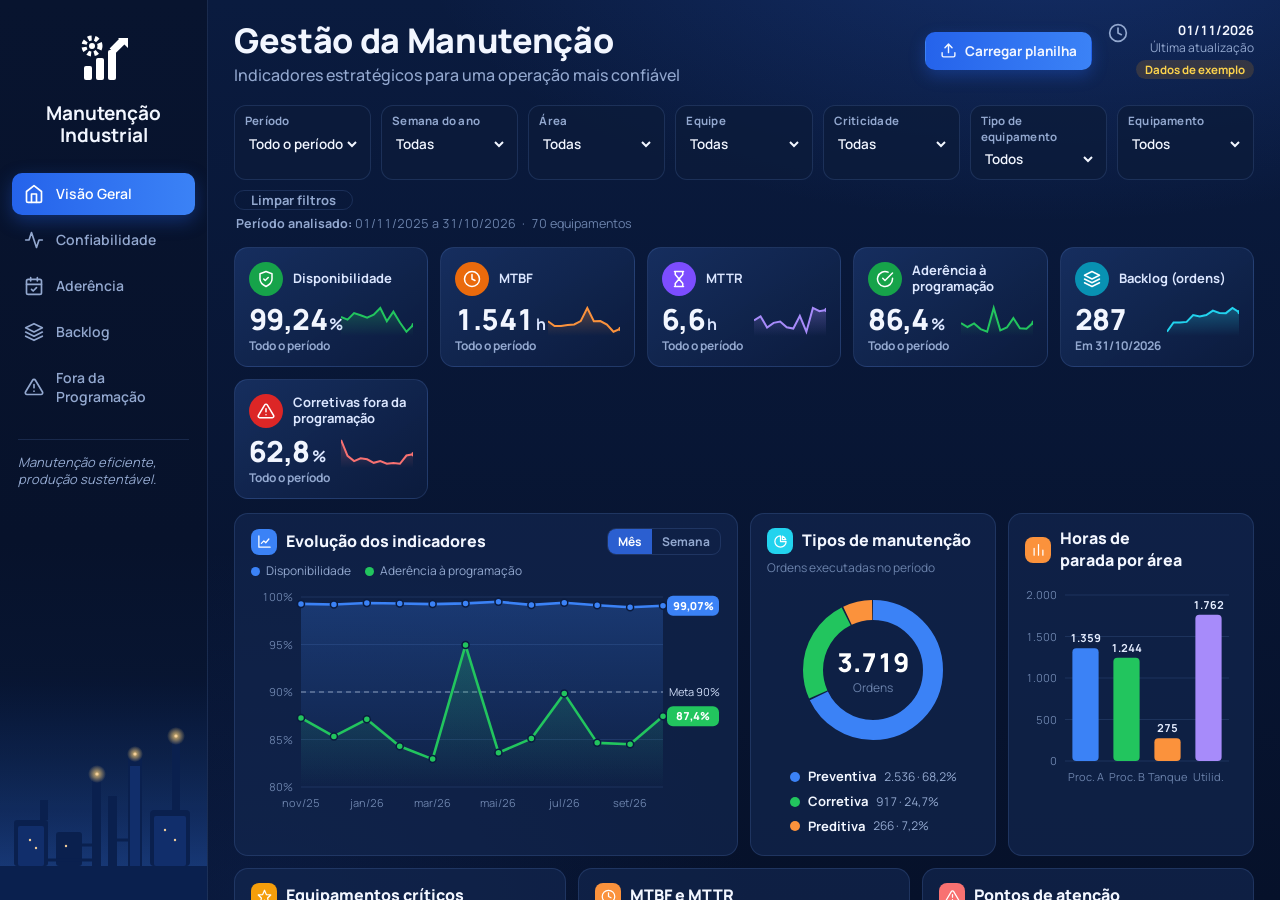
<file: index.html>
<!DOCTYPE html>
<html lang="pt-BR">
<head>
  <meta charset="utf-8">
  <meta http-equiv="refresh" content="0; url=painel-manutencao/">
  <title>Painel de Gestão da Manutenção</title>
</head>
<body>
  <a href="painel-manutencao/">Abrir o painel</a>
</body>
</html>
</file>
